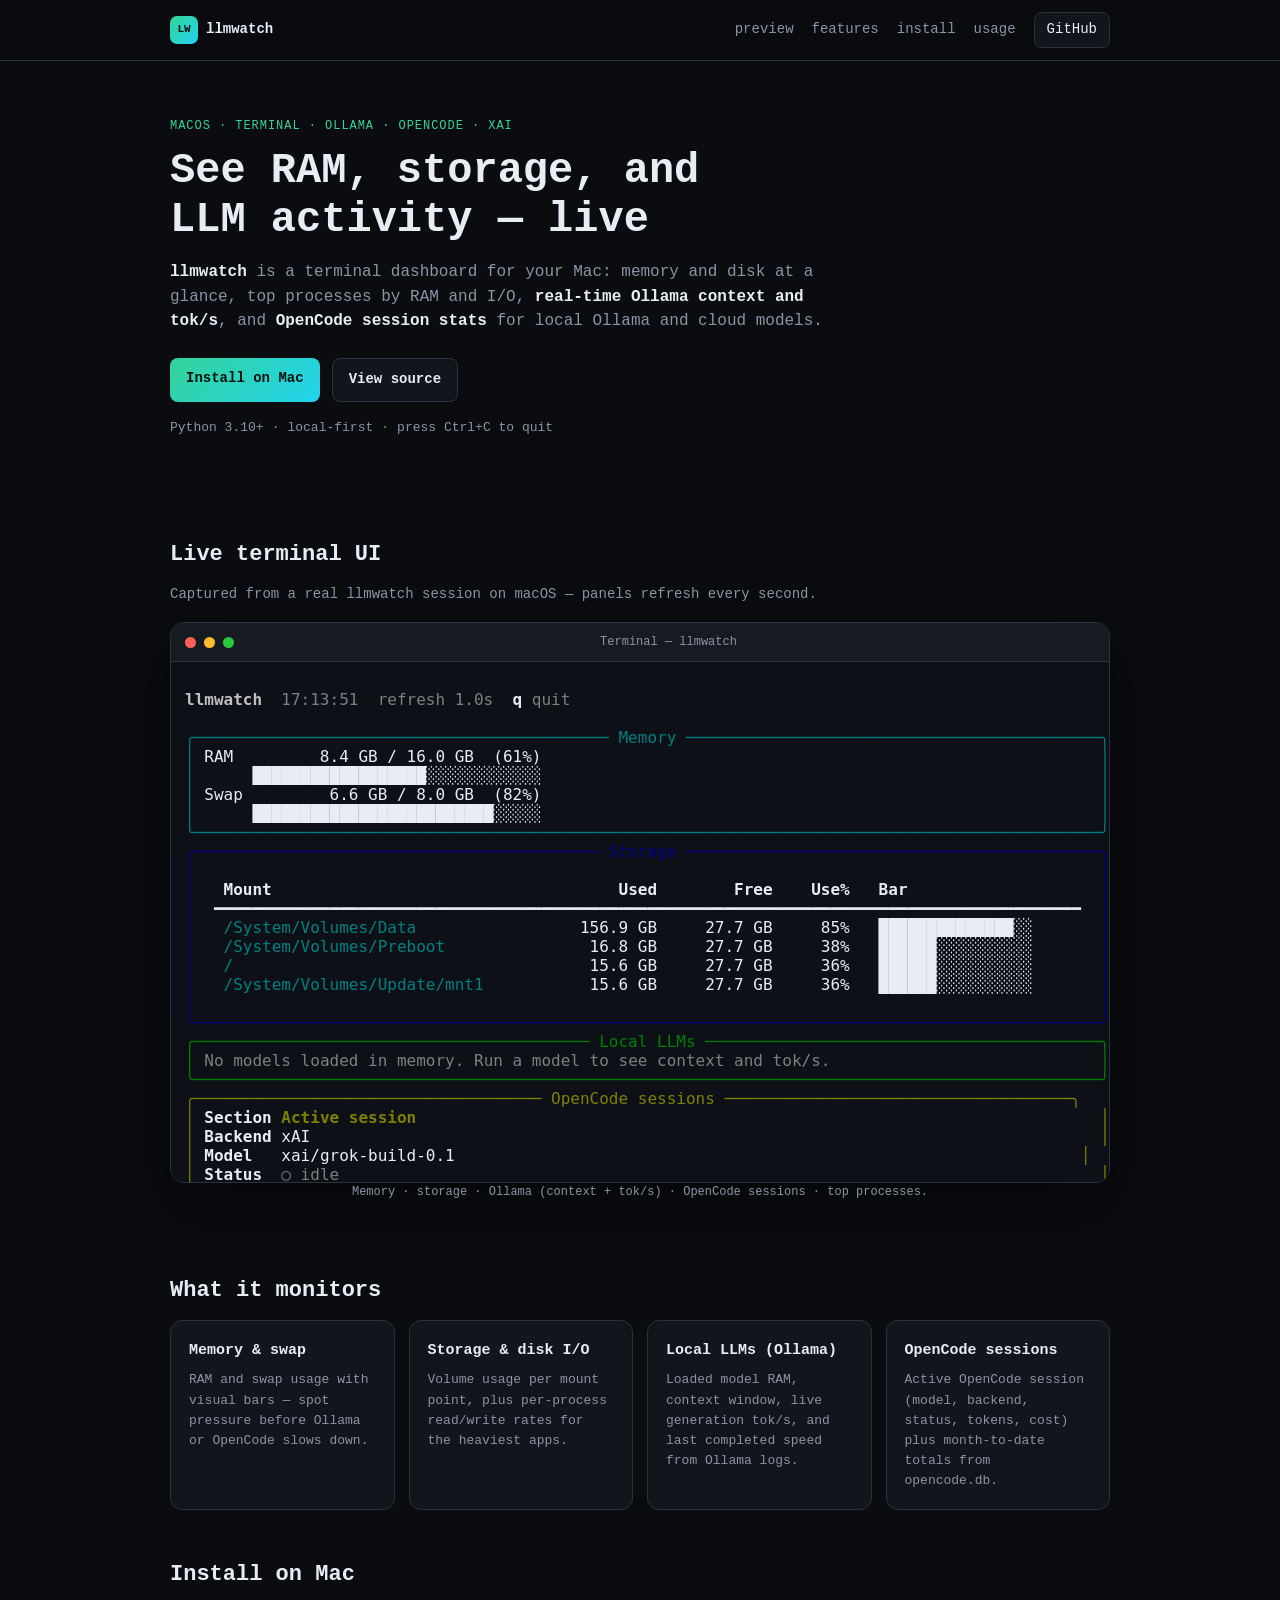
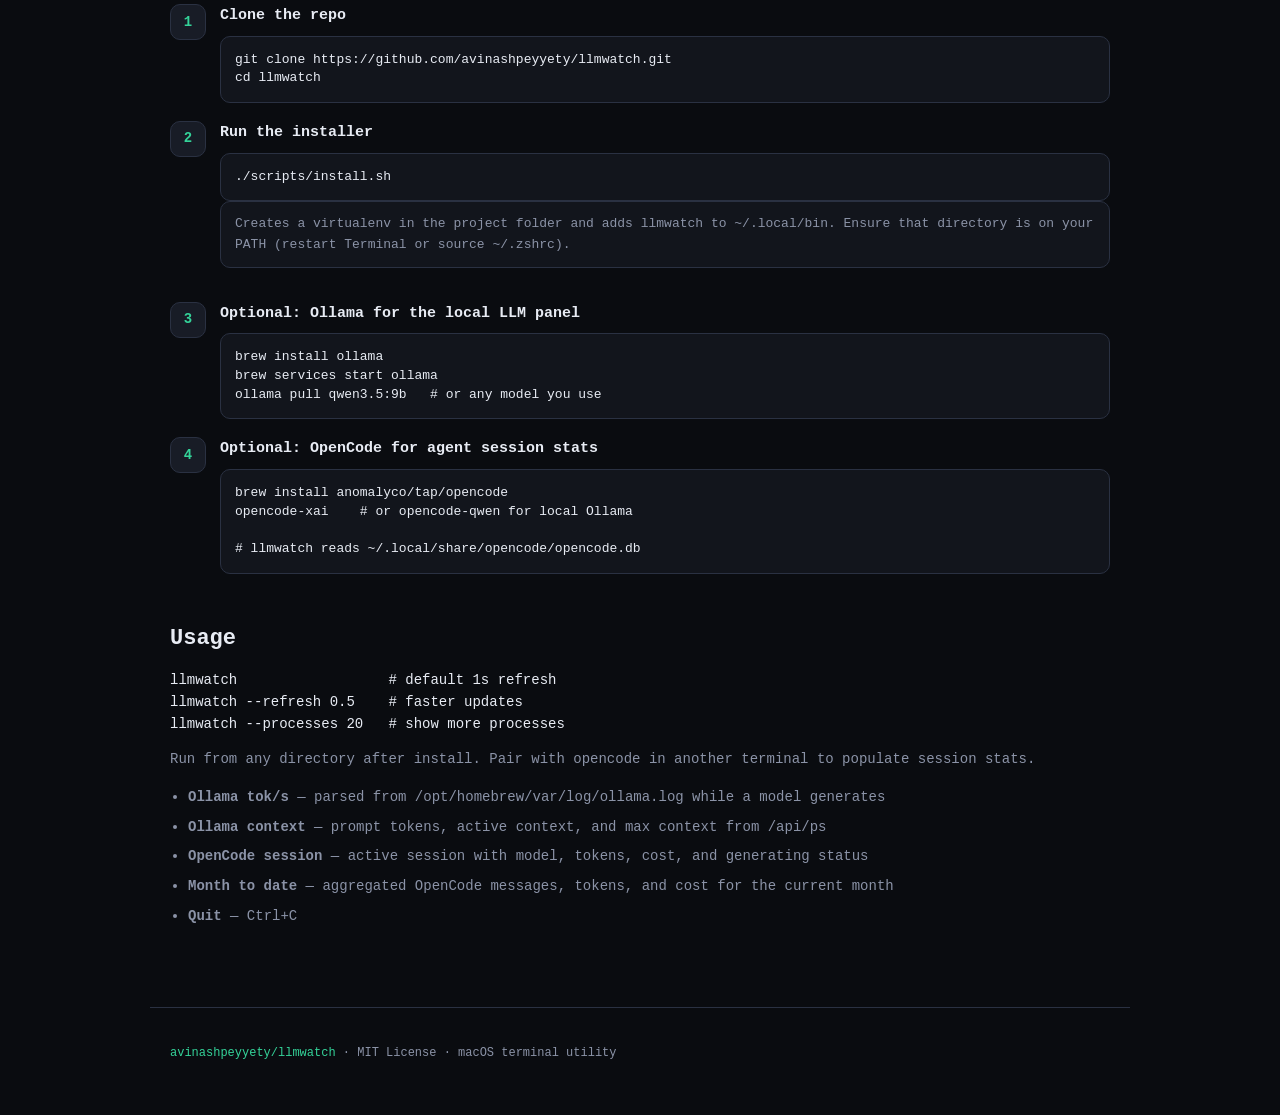
<file: index.html>
<!DOCTYPE html>
<html lang="en">
  <head>
    <meta charset="UTF-8" />
    <meta name="viewport" content="width=device-width, initial-scale=1.0" />
    <meta
      name="description"
      content="llmwatch — Mac terminal monitor for RAM, storage I/O, Ollama tok/s, and OpenCode session stats."
    />
    <title>llmwatch — Mac system &amp; LLM monitor</title>
    <link rel="stylesheet" href="styles.css" />
  </head>
  <body>
    <header class="nav">
      <div class="nav-inner">
        <a class="logo" href="#">
          <span class="logo-icon">LW</span>
          <span>llmwatch</span>
        </a>
        <nav class="nav-links">
          <a href="#preview">preview</a>
          <a href="#features">features</a>
          <a href="#install">install</a>
          <a href="#usage">usage</a>
          <a class="nav-cta" href="https://github.com/avinashpeyyety/llmwatch" target="_blank" rel="noopener">GitHub</a>
        </nav>
      </div>
    </header>

    <main>
      <section class="hero">
        <p class="eyebrow">macOS · terminal · ollama · opencode · xai</p>
        <h1>See RAM, storage, and<br />LLM activity — live</h1>
        <p class="lead">
          <strong>llmwatch</strong> is a terminal dashboard for your Mac: memory and disk at a glance,
          top processes by RAM and I/O, <strong>real-time Ollama context and tok/s</strong>,
          and <strong>OpenCode session stats</strong> for local Ollama and cloud models.
        </p>
        <div class="hero-actions">
          <a class="btn primary" href="#install">Install on Mac</a>
          <a class="btn secondary" href="https://github.com/avinashpeyyety/llmwatch" target="_blank" rel="noopener">View source</a>
        </div>

        <div class="hero-meta">
          <span>Python 3.10+</span>
          <span>·</span>
          <span>local-first</span>
          <span>·</span>
          <span>press <code>Ctrl+C</code> to quit</span>
        </div>
      </section>

      <section id="preview" class="section preview-wrap">
        <h2>Live terminal UI</h2>
        <p>Captured from a real <code>llmwatch</code> session on macOS — panels refresh every second.</p>
        <div class="terminal">
          <div class="terminal-bar">
            <span class="dot red"></span>
            <span class="dot yellow"></span>
            <span class="dot green"></span>
            <span class="terminal-title">Terminal — llmwatch</span>
          </div>
          <div class="terminal-body">
            <iframe src="preview-dark.html" title="llmwatch dashboard preview" loading="lazy"></iframe>
          </div>
        </div>
        <p class="preview-caption">
          Memory · storage · Ollama (context + tok/s) · OpenCode sessions · top processes.
        </p>
      </section>

      <section id="features" class="section">
        <h2>What it monitors</h2>
        <div class="cards three">
          <article class="card">
            <h3>Memory &amp; swap</h3>
            <p>RAM and swap usage with visual bars — spot pressure before Ollama or OpenCode slows down.</p>
          </article>
          <article class="card">
            <h3>Storage &amp; disk I/O</h3>
            <p>Volume usage per mount point, plus per-process read/write rates for the heaviest apps.</p>
          </article>
          <article class="card">
            <h3>Local LLMs (Ollama)</h3>
            <p>Loaded model RAM, context window, live generation tok/s, and last completed speed from Ollama logs.</p>
          </article>
          <article class="card">
            <h3>OpenCode sessions</h3>
            <p>Active OpenCode session (model, backend, status, tokens, cost) plus month-to-date totals from <code>opencode.db</code>.</p>
          </article>
        </div>
      </section>

      <section id="install" class="section">
        <h2>Install on Mac</h2>
        <div class="install-steps">
          <div class="step">
            <span class="step-num">1</span>
            <div>
              <h3>Clone the repo</h3>
              <pre><code>git clone https://github.com/avinashpeyyety/llmwatch.git
cd llmwatch</code></pre>
            </div>
          </div>
          <div class="step">
            <span class="step-num">2</span>
            <div>
              <h3>Run the installer</h3>
              <pre><code>./scripts/install.sh</code></pre>
              <p class="note">
                Creates a virtualenv in the project folder and adds <code>llmwatch</code> to
                <code>~/.local/bin</code>. Ensure that directory is on your
                <code>PATH</code> (restart Terminal or <code>source ~/.zshrc</code>).
              </p>
            </div>
          </div>
          <div class="step">
            <span class="step-num">3</span>
            <div>
              <h3>Optional: Ollama for the local LLM panel</h3>
              <pre><code>brew install ollama
brew services start ollama
ollama pull qwen3.5:9b   # or any model you use</code></pre>
            </div>
          </div>
          <div class="step">
            <span class="step-num">4</span>
            <div>
              <h3>Optional: OpenCode for agent session stats</h3>
              <pre><code>brew install anomalyco/tap/opencode
opencode-xai    # or opencode-qwen for local Ollama

# llmwatch reads ~/.local/share/opencode/opencode.db</code></pre>
            </div>
          </div>
        </div>
      </section>

      <section id="usage" class="section">
        <h2>Usage</h2>
        <pre><code>llmwatch                  # default 1s refresh
llmwatch --refresh 0.5    # faster updates
llmwatch --processes 20   # show more processes</code></pre>
        <p>Run from any directory after install. Pair with <code>opencode</code> in another terminal to populate session stats.</p>
        <ul class="feature-list">
          <li><strong>Ollama tok/s</strong> — parsed from <code>/opt/homebrew/var/log/ollama.log</code> while a model generates</li>
          <li><strong>Ollama context</strong> — prompt tokens, active context, and max context from <code>/api/ps</code></li>
          <li><strong>OpenCode session</strong> — active session with model, tokens, cost, and generating status</li>
          <li><strong>Month to date</strong> — aggregated OpenCode messages, tokens, and cost for the current month</li>
          <li><strong>Quit</strong> — <code>Ctrl+C</code></li>
        </ul>
      </section>
    </main>

    <footer>
      <p>
        <a href="https://github.com/avinashpeyyety/llmwatch">avinashpeyyety/llmwatch</a>
        · MIT License · macOS terminal utility
      </p>
    </footer>
  </body>
</html>
</file>
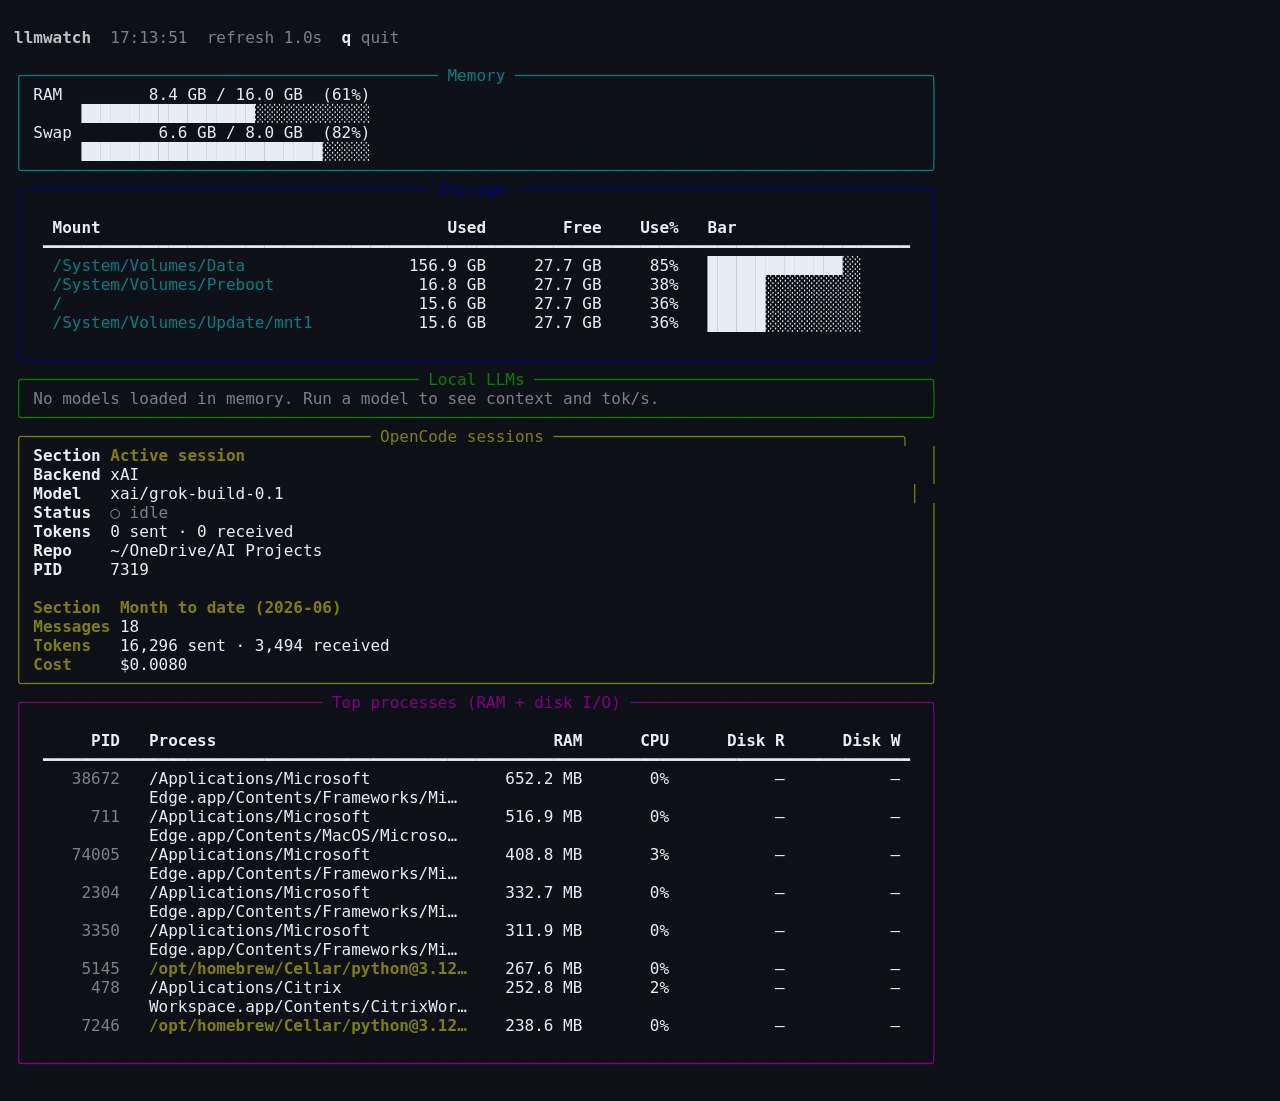
<file: preview-dark.html>
<!DOCTYPE html>
<html>
<head>
<meta charset="UTF-8">
<style>
.r1 {color: #c0c0c0; text-decoration-color: #c0c0c0; font-weight: bold}
.r2 {color: #7f7f7f; text-decoration-color: #7f7f7f}
.r3 {font-weight: bold}
.r4 {color: #008080; text-decoration-color: #008080}
.r5 {color: #000080; text-decoration-color: #000080}
.r6 {color: #008000; text-decoration-color: #008000}
.r7 {color: #808000; text-decoration-color: #808000}
.r8 {color: #808000; text-decoration-color: #808000; font-weight: bold}
.r9 {color: #800080; text-decoration-color: #800080}
body {
    color: #e8ecf4;
    background-color: #0d1117;
    margin: 0;
    padding: 12px 14px;
    overflow: hidden;
}
</style>
</head>
<body>
    <pre style="font-family:Menlo,'DejaVu Sans Mono',consolas,'Courier New',monospace"><code style="font-family:inherit"><span class="r1">llmwatch</span>  <span class="r2">17:13:51</span>  <span class="r2">refresh 1.0s</span>  <span class="r3">q</span><span class="r2"> quit</span>

<span class="r4">╭─────────────────────────────────────────── Memory ───────────────────────────────────────────╮</span>
<span class="r4">│</span> RAM         8.4 GB / 16.0 GB  (61%)                                                          <span class="r4">│</span>
<span class="r4">│</span>      ██████████████████░░░░░░░░░░░░                                                          <span class="r4">│</span>
<span class="r4">│</span> Swap         6.6 GB / 8.0 GB  (82%)                                                          <span class="r4">│</span>
<span class="r4">│</span>      █████████████████████████░░░░░                                                          <span class="r4">│</span>
<span class="r4">╰──────────────────────────────────────────────────────────────────────────────────────────────╯</span>
<span class="r5">╭────────────────────────────────────────── Storage ───────────────────────────────────────────╮</span>
<span class="r5">│</span>                                                                                              <span class="r5">│</span>
<span class="r5">│</span>  <span class="r3"> Mount                            </span> <span class="r3">       Used </span> <span class="r3">      Free </span> <span class="r3">  Use% </span> <span class="r3"> Bar                  </span>  <span class="r5">│</span>
<span class="r5">│</span>  ━━━━━━━━━━━━━━━━━━━━━━━━━━━━━━━━━━━━━━━━━━━━━━━━━━━━━━━━━━━━━━━━━━━━━━━━━━━━━━━━━━━━━━━━━━  <span class="r5">│</span>
<span class="r5">│</span>  <span class="r4"> /System/Volumes/Data             </span>    156.9 GB     27.7 GB     85%   ██████████████░░       <span class="r5">│</span>
<span class="r5">│</span>  <span class="r4"> /System/Volumes/Preboot          </span>     16.8 GB     27.7 GB     38%   ██████░░░░░░░░░░       <span class="r5">│</span>
<span class="r5">│</span>  <span class="r4"> /                                </span>     15.6 GB     27.7 GB     36%   ██████░░░░░░░░░░       <span class="r5">│</span>
<span class="r5">│</span>  <span class="r4"> /System/Volumes/Update/mnt1      </span>     15.6 GB     27.7 GB     36%   ██████░░░░░░░░░░       <span class="r5">│</span>
<span class="r5">│</span>                                                                                              <span class="r5">│</span>
<span class="r5">╰──────────────────────────────────────────────────────────────────────────────────────────────╯</span>
<span class="r6">╭───────────────────────────────────────── Local LLMs ─────────────────────────────────────────╮</span>
<span class="r6">│</span> <span class="r2">No models loaded in memory. Run a model to see context and tok/s.</span>                            <span class="r6">│</span>
<span class="r6">╰──────────────────────────────────────────────────────────────────────────────────────────────╯</span>
<span class="r7">╭──────────────────────────────────── OpenCode sessions ────────────────────────────────────╮</span>
<span class="r7">│</span> <span class="r3">Section </span><span class="r8">Active session        </span>                                                               <span class="r7">│</span>
<span class="r7">│</span> <span class="r3">Backend </span>xAI                                                                                  <span class="r7">│</span>
<span class="r7">│</span> <span class="r3">Model   </span>xai/grok-build-0.1                                                                 <span class="r7">│</span>
<span class="r7">│</span> <span class="r3">Status  </span><span class="r2">○ idle                </span>                                                               <span class="r7">│</span>
<span class="r7">│</span> <span class="r3">Tokens  </span>0 sent · 0 received                                                                  <span class="r7">│</span>
<span class="r7">│</span> <span class="r3">Repo    </span>~/OneDrive/AI Projects                                                               <span class="r7">│</span>
<span class="r7">│</span> <span class="r3">PID     </span>7319                                                                                 <span class="r7">│</span>
<span class="r7">│</span>                                                                                              <span class="r7">│</span>
<span class="r7">│</span> <span class="r8">Section  Month to date (2026-06)     </span>                                                        <span class="r7">│</span>
<span class="r7">│</span> <span class="r8">Messages </span>18                                                                                  <span class="r7">│</span>
<span class="r7">│</span> <span class="r8">Tokens   </span>16,296 sent · 3,494 received                                                        <span class="r7">│</span>
<span class="r7">│</span> <span class="r8">Cost     </span>$0.0080                                                                             <span class="r7">│</span>
<span class="r7">╰──────────────────────────────────────────────────────────────────────────────────────────────╯</span>
<span class="r9">╭─────────────────────────────── Top processes (RAM + disk I/O) ───────────────────────────────╮</span>
<span class="r9">│</span>                                                                                              <span class="r9">│</span>
<span class="r9">│</span>  <span class="r3">     PID </span> <span class="r3"> Process                           </span> <span class="r3">       RAM </span> <span class="r3">    CPU </span> <span class="r3">    Disk R </span> <span class="r3">    Disk W </span>  <span class="r9">│</span>
<span class="r9">│</span>  ━━━━━━━━━━━━━━━━━━━━━━━━━━━━━━━━━━━━━━━━━━━━━━━━━━━━━━━━━━━━━━━━━━━━━━━━━━━━━━━━━━━━━━━━━━  <span class="r9">│</span>
<span class="r9">│</span>  <span class="r2">   38672 </span>  /Applications/Microsoft              652.2 MB       0%           —           —   <span class="r9">│</span>
<span class="r9">│</span>  <span class="r2">         </span>  Edge.app/Contents/Frameworks/Mi…                                                 <span class="r9">│</span>
<span class="r9">│</span>  <span class="r2">     711 </span>  /Applications/Microsoft              516.9 MB       0%           —           —   <span class="r9">│</span>
<span class="r9">│</span>  <span class="r2">         </span>  Edge.app/Contents/MacOS/Microso…                                                 <span class="r9">│</span>
<span class="r9">│</span>  <span class="r2">   74005 </span>  /Applications/Microsoft              408.8 MB       3%           —           —   <span class="r9">│</span>
<span class="r9">│</span>  <span class="r2">         </span>  Edge.app/Contents/Frameworks/Mi…                                                 <span class="r9">│</span>
<span class="r9">│</span>  <span class="r2">    2304 </span>  /Applications/Microsoft              332.7 MB       0%           —           —   <span class="r9">│</span>
<span class="r9">│</span>  <span class="r2">         </span>  Edge.app/Contents/Frameworks/Mi…                                                 <span class="r9">│</span>
<span class="r9">│</span>  <span class="r2">    3350 </span>  /Applications/Microsoft              311.9 MB       0%           —           —   <span class="r9">│</span>
<span class="r9">│</span>  <span class="r2">         </span>  Edge.app/Contents/Frameworks/Mi…                                                 <span class="r9">│</span>
<span class="r9">│</span>  <span class="r2">    5145 </span>  <span class="r8">/opt/homebrew/Cellar/python@3.12…</span>    267.6 MB       0%           —           —   <span class="r9">│</span>
<span class="r9">│</span>  <span class="r2">     478 </span>  /Applications/Citrix                 252.8 MB       2%           —           —   <span class="r9">│</span>
<span class="r9">│</span>  <span class="r2">         </span>  Workspace.app/Contents/CitrixWor…                                                <span class="r9">│</span>
<span class="r9">│</span>  <span class="r2">    7246 </span>  <span class="r8">/opt/homebrew/Cellar/python@3.12…</span>    238.6 MB       0%           —           —   <span class="r9">│</span>
<span class="r9">│</span>                                                                                              <span class="r9">│</span>
<span class="r9">╰──────────────────────────────────────────────────────────────────────────────────────────────╯</span>
</code></pre>
</body>
</html>
</file>
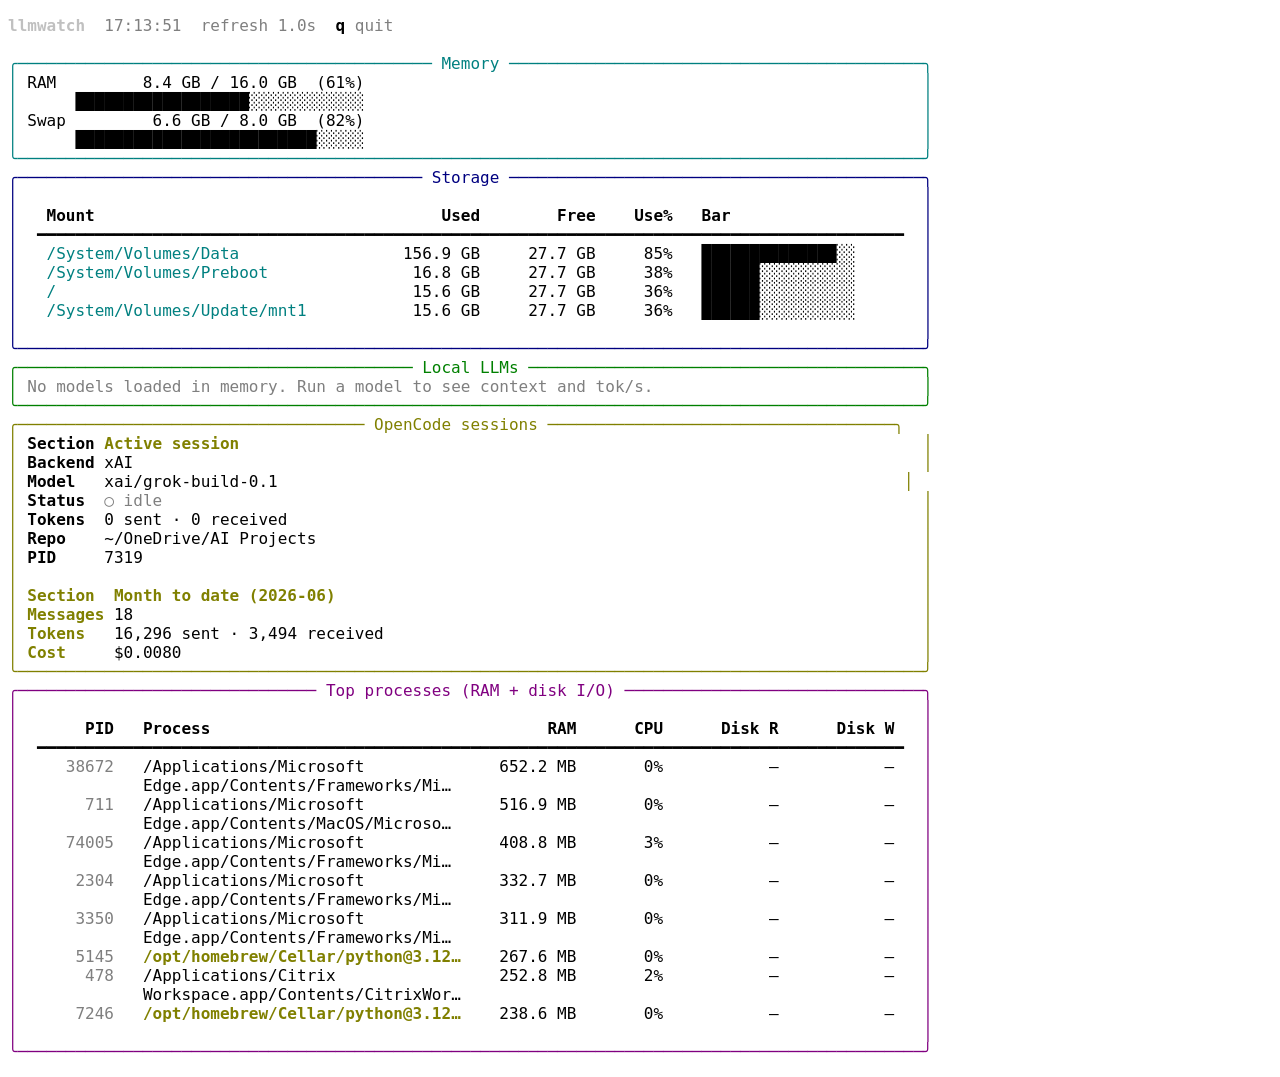
<file: preview.html>
<!DOCTYPE html>
<html>
<head>
<meta charset="UTF-8">
<style>
.r1 {color: #c0c0c0; text-decoration-color: #c0c0c0; font-weight: bold}
.r2 {color: #7f7f7f; text-decoration-color: #7f7f7f}
.r3 {font-weight: bold}
.r4 {color: #008080; text-decoration-color: #008080}
.r5 {color: #000080; text-decoration-color: #000080}
.r6 {color: #008000; text-decoration-color: #008000}
.r7 {color: #808000; text-decoration-color: #808000}
.r8 {color: #808000; text-decoration-color: #808000; font-weight: bold}
.r9 {color: #800080; text-decoration-color: #800080}
body {
    color: #000000;
    background-color: #ffffff;
}
</style>
</head>
<body>
    <pre style="font-family:Menlo,'DejaVu Sans Mono',consolas,'Courier New',monospace"><code style="font-family:inherit"><span class="r1">llmwatch</span>  <span class="r2">17:13:51</span>  <span class="r2">refresh 1.0s</span>  <span class="r3">q</span><span class="r2"> quit</span>

<span class="r4">╭─────────────────────────────────────────── Memory ───────────────────────────────────────────╮</span>
<span class="r4">│</span> RAM         8.4 GB / 16.0 GB  (61%)                                                          <span class="r4">│</span>
<span class="r4">│</span>      ██████████████████░░░░░░░░░░░░                                                          <span class="r4">│</span>
<span class="r4">│</span> Swap         6.6 GB / 8.0 GB  (82%)                                                          <span class="r4">│</span>
<span class="r4">│</span>      █████████████████████████░░░░░                                                          <span class="r4">│</span>
<span class="r4">╰──────────────────────────────────────────────────────────────────────────────────────────────╯</span>
<span class="r5">╭────────────────────────────────────────── Storage ───────────────────────────────────────────╮</span>
<span class="r5">│</span>                                                                                              <span class="r5">│</span>
<span class="r5">│</span>  <span class="r3"> Mount                            </span> <span class="r3">       Used </span> <span class="r3">      Free </span> <span class="r3">  Use% </span> <span class="r3"> Bar                  </span>  <span class="r5">│</span>
<span class="r5">│</span>  ━━━━━━━━━━━━━━━━━━━━━━━━━━━━━━━━━━━━━━━━━━━━━━━━━━━━━━━━━━━━━━━━━━━━━━━━━━━━━━━━━━━━━━━━━━  <span class="r5">│</span>
<span class="r5">│</span>  <span class="r4"> /System/Volumes/Data             </span>    156.9 GB     27.7 GB     85%   ██████████████░░       <span class="r5">│</span>
<span class="r5">│</span>  <span class="r4"> /System/Volumes/Preboot          </span>     16.8 GB     27.7 GB     38%   ██████░░░░░░░░░░       <span class="r5">│</span>
<span class="r5">│</span>  <span class="r4"> /                                </span>     15.6 GB     27.7 GB     36%   ██████░░░░░░░░░░       <span class="r5">│</span>
<span class="r5">│</span>  <span class="r4"> /System/Volumes/Update/mnt1      </span>     15.6 GB     27.7 GB     36%   ██████░░░░░░░░░░       <span class="r5">│</span>
<span class="r5">│</span>                                                                                              <span class="r5">│</span>
<span class="r5">╰──────────────────────────────────────────────────────────────────────────────────────────────╯</span>
<span class="r6">╭───────────────────────────────────────── Local LLMs ─────────────────────────────────────────╮</span>
<span class="r6">│</span> <span class="r2">No models loaded in memory. Run a model to see context and tok/s.</span>                            <span class="r6">│</span>
<span class="r6">╰──────────────────────────────────────────────────────────────────────────────────────────────╯</span>
<span class="r7">╭──────────────────────────────────── OpenCode sessions ────────────────────────────────────╮</span>
<span class="r7">│</span> <span class="r3">Section </span><span class="r8">Active session        </span>                                                               <span class="r7">│</span>
<span class="r7">│</span> <span class="r3">Backend </span>xAI                                                                                  <span class="r7">│</span>
<span class="r7">│</span> <span class="r3">Model   </span>xai/grok-build-0.1                                                                 <span class="r7">│</span>
<span class="r7">│</span> <span class="r3">Status  </span><span class="r2">○ idle                </span>                                                               <span class="r7">│</span>
<span class="r7">│</span> <span class="r3">Tokens  </span>0 sent · 0 received                                                                  <span class="r7">│</span>
<span class="r7">│</span> <span class="r3">Repo    </span>~/OneDrive/AI Projects                                                               <span class="r7">│</span>
<span class="r7">│</span> <span class="r3">PID     </span>7319                                                                                 <span class="r7">│</span>
<span class="r7">│</span>                                                                                              <span class="r7">│</span>
<span class="r7">│</span> <span class="r8">Section  Month to date (2026-06)     </span>                                                        <span class="r7">│</span>
<span class="r7">│</span> <span class="r8">Messages </span>18                                                                                  <span class="r7">│</span>
<span class="r7">│</span> <span class="r8">Tokens   </span>16,296 sent · 3,494 received                                                        <span class="r7">│</span>
<span class="r7">│</span> <span class="r8">Cost     </span>$0.0080                                                                             <span class="r7">│</span>
<span class="r7">╰──────────────────────────────────────────────────────────────────────────────────────────────╯</span>
<span class="r9">╭─────────────────────────────── Top processes (RAM + disk I/O) ───────────────────────────────╮</span>
<span class="r9">│</span>                                                                                              <span class="r9">│</span>
<span class="r9">│</span>  <span class="r3">     PID </span> <span class="r3"> Process                           </span> <span class="r3">       RAM </span> <span class="r3">    CPU </span> <span class="r3">    Disk R </span> <span class="r3">    Disk W </span>  <span class="r9">│</span>
<span class="r9">│</span>  ━━━━━━━━━━━━━━━━━━━━━━━━━━━━━━━━━━━━━━━━━━━━━━━━━━━━━━━━━━━━━━━━━━━━━━━━━━━━━━━━━━━━━━━━━━  <span class="r9">│</span>
<span class="r9">│</span>  <span class="r2">   38672 </span>  /Applications/Microsoft              652.2 MB       0%           —           —   <span class="r9">│</span>
<span class="r9">│</span>  <span class="r2">         </span>  Edge.app/Contents/Frameworks/Mi…                                                 <span class="r9">│</span>
<span class="r9">│</span>  <span class="r2">     711 </span>  /Applications/Microsoft              516.9 MB       0%           —           —   <span class="r9">│</span>
<span class="r9">│</span>  <span class="r2">         </span>  Edge.app/Contents/MacOS/Microso…                                                 <span class="r9">│</span>
<span class="r9">│</span>  <span class="r2">   74005 </span>  /Applications/Microsoft              408.8 MB       3%           —           —   <span class="r9">│</span>
<span class="r9">│</span>  <span class="r2">         </span>  Edge.app/Contents/Frameworks/Mi…                                                 <span class="r9">│</span>
<span class="r9">│</span>  <span class="r2">    2304 </span>  /Applications/Microsoft              332.7 MB       0%           —           —   <span class="r9">│</span>
<span class="r9">│</span>  <span class="r2">         </span>  Edge.app/Contents/Frameworks/Mi…                                                 <span class="r9">│</span>
<span class="r9">│</span>  <span class="r2">    3350 </span>  /Applications/Microsoft              311.9 MB       0%           —           —   <span class="r9">│</span>
<span class="r9">│</span>  <span class="r2">         </span>  Edge.app/Contents/Frameworks/Mi…                                                 <span class="r9">│</span>
<span class="r9">│</span>  <span class="r2">    5145 </span>  <span class="r8">/opt/homebrew/Cellar/python@3.12…</span>    267.6 MB       0%           —           —   <span class="r9">│</span>
<span class="r9">│</span>  <span class="r2">     478 </span>  /Applications/Citrix                 252.8 MB       2%           —           —   <span class="r9">│</span>
<span class="r9">│</span>  <span class="r2">         </span>  Workspace.app/Contents/CitrixWor…                                                <span class="r9">│</span>
<span class="r9">│</span>  <span class="r2">    7246 </span>  <span class="r8">/opt/homebrew/Cellar/python@3.12…</span>    238.6 MB       0%           —           —   <span class="r9">│</span>
<span class="r9">│</span>                                                                                              <span class="r9">│</span>
<span class="r9">╰──────────────────────────────────────────────────────────────────────────────────────────────╯</span>
</code></pre>
</body>
</html>
</file>
<file: styles.css>
:root {
  --bg: #0a0c10;
  --panel: #12151c;
  --panel-2: #181c26;
  --border: #2a3142;
  --text: #e8ecf4;
  --muted: #8b93a7;
  --accent: #34d399;
  --accent-2: #10b981;
  --cyan: #22d3ee;
  --gradient: linear-gradient(135deg, #34d399, #22d3ee);
}

* {
  box-sizing: border-box;
}

html {
  scroll-behavior: smooth;
}

body {
  margin: 0;
  font-family: ui-monospace, SFMono-Regular, Menlo, Monaco, Consolas, monospace;
  font-size: 14px;
  line-height: 1.55;
  background: var(--bg);
  color: var(--text);
}

a {
  color: var(--accent);
  text-decoration: none;
}

a:hover {
  text-decoration: underline;
}

code,
pre {
  font-family: inherit;
}

.nav {
  position: sticky;
  top: 0;
  z-index: 20;
  background: rgba(10, 12, 16, 0.92);
  backdrop-filter: blur(8px);
  border-bottom: 1px solid var(--border);
}

.nav-inner {
  max-width: 980px;
  margin: 0 auto;
  padding: 12px 20px;
  display: flex;
  align-items: center;
  justify-content: space-between;
  gap: 16px;
}

.logo {
  display: flex;
  align-items: center;
  gap: 8px;
  color: var(--text);
  font-weight: 600;
  text-decoration: none;
}

.logo-icon {
  width: 28px;
  height: 28px;
  border-radius: 7px;
  display: grid;
  place-items: center;
  background: var(--gradient);
  color: #04120d;
  font-size: 11px;
  font-weight: 700;
}

.nav-links {
  display: flex;
  align-items: center;
  gap: 18px;
  flex-wrap: wrap;
}

.nav-links a {
  color: var(--muted);
}

.nav-links a:hover {
  color: var(--text);
}

.nav-cta {
  padding: 6px 12px;
  border: 1px solid var(--border);
  border-radius: 8px;
  color: var(--text) !important;
  background: var(--panel);
}

main {
  max-width: 980px;
  margin: 0 auto;
  padding: 0 20px 64px;
}

.hero {
  padding: 56px 0 32px;
}

.eyebrow {
  color: var(--accent);
  font-size: 12px;
  letter-spacing: 0.08em;
  text-transform: uppercase;
  margin: 0 0 12px;
}

.hero h1 {
  font-size: clamp(28px, 5vw, 42px);
  line-height: 1.15;
  margin: 0 0 16px;
  font-weight: 700;
}

.lead {
  color: var(--muted);
  font-size: 16px;
  max-width: 680px;
  margin: 0 0 24px;
}

.lead strong {
  color: var(--text);
}

.hero-actions {
  display: flex;
  gap: 12px;
  flex-wrap: wrap;
  margin-bottom: 16px;
}

.btn {
  display: inline-block;
  padding: 10px 16px;
  border-radius: 8px;
  font-weight: 600;
  text-decoration: none;
}

.btn.primary {
  background: var(--gradient);
  color: #04120d;
}

.btn.secondary {
  border: 1px solid var(--border);
  color: var(--text);
  background: var(--panel);
}

.hero-meta {
  color: var(--muted);
  font-size: 13px;
  display: flex;
  gap: 8px;
  flex-wrap: wrap;
}

.section {
  padding: 40px 0 8px;
}

.section h2 {
  font-size: 22px;
  margin: 0 0 12px;
}

.section p {
  color: var(--muted);
  margin: 0 0 16px;
}

.cards {
  display: grid;
  gap: 14px;
}

.cards.three {
  grid-template-columns: repeat(auto-fit, minmax(220px, 1fr));
}

.cards.two {
  grid-template-columns: repeat(auto-fit, minmax(280px, 1fr));
}

.card {
  background: var(--panel);
  border: 1px solid var(--border);
  border-radius: 12px;
  padding: 18px;
}

.card h3 {
  margin: 0 0 8px;
  font-size: 15px;
}

.card p {
  margin: 0;
  font-size: 13px;
}

.preview-wrap {
  margin: 28px 0 8px;
}

.terminal {
  border: 1px solid var(--border);
  border-radius: 14px;
  overflow: hidden;
  background: #0d1117;
  box-shadow: 0 24px 60px rgba(0, 0, 0, 0.45);
}

.terminal-bar {
  display: flex;
  align-items: center;
  gap: 8px;
  padding: 10px 14px;
  background: #161b22;
  border-bottom: 1px solid var(--border);
}

.dot {
  width: 11px;
  height: 11px;
  border-radius: 50%;
}

.dot.red { background: #ff5f57; }
.dot.yellow { background: #febc2e; }
.dot.green { background: #28c840; }

.terminal-title {
  flex: 1;
  text-align: center;
  color: var(--muted);
  font-size: 12px;
}

.terminal-body {
  height: 520px;
  overflow: hidden;
}

.terminal-body iframe {
  width: 100%;
  height: 100%;
  border: 0;
  display: block;
  background: #0d1117;
}

.preview-caption {
  color: var(--muted);
  font-size: 12px;
  margin-top: 10px;
  text-align: center;
}

.install-steps {
  display: grid;
  gap: 18px;
}

.step {
  display: grid;
  grid-template-columns: 36px 1fr;
  gap: 14px;
  align-items: start;
}

.step-num {
  width: 36px;
  height: 36px;
  border-radius: 10px;
  display: grid;
  place-items: center;
  background: var(--panel-2);
  border: 1px solid var(--border);
  color: var(--accent);
  font-weight: 700;
}

.step h3 {
  margin: 0 0 8px;
  font-size: 15px;
}

.step pre {
  margin: 0;
  padding: 14px;
  border-radius: 10px;
  background: var(--panel);
  border: 1px solid var(--border);
  overflow-x: auto;
  font-size: 13px;
  line-height: 1.45;
}

.note {
  padding: 12px 14px;
  border-radius: 10px;
  border: 1px solid var(--border);
  background: var(--panel);
  color: var(--muted);
  font-size: 13px;
}

.feature-list {
  margin: 0;
  padding-left: 18px;
  color: var(--muted);
}

.feature-list li {
  margin-bottom: 8px;
}

footer {
  max-width: 980px;
  margin: 0 auto;
  padding: 24px 20px 40px;
  color: var(--muted);
  font-size: 12px;
  border-top: 1px solid var(--border);
}

@media (max-width: 720px) {
  .terminal-body {
    height: 420px;
  }

  .nav-links {
    gap: 10px;
    font-size: 12px;
  }
}
</file>
